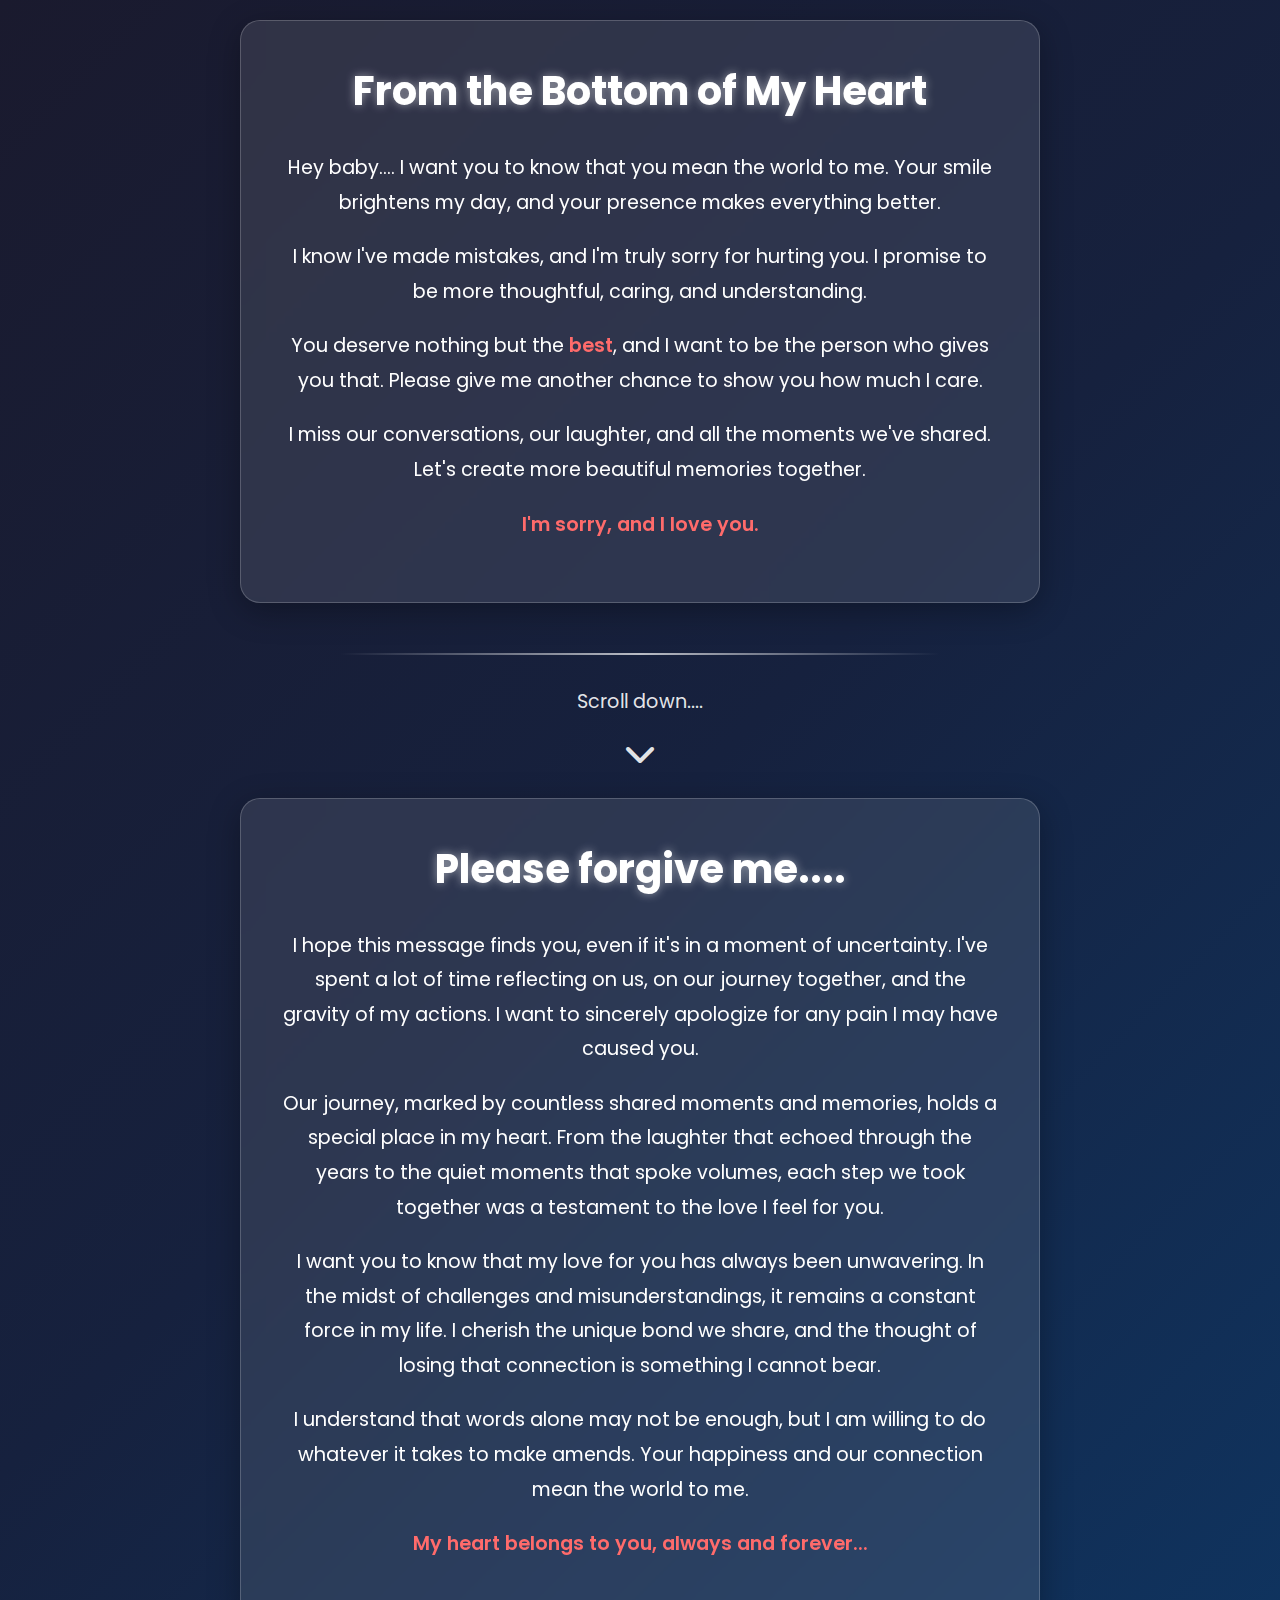
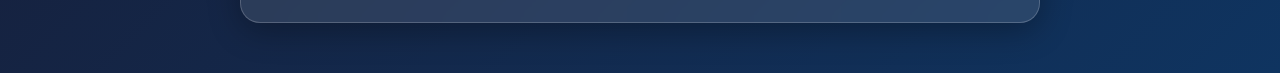
<file: message.html>
<!DOCTYPE html>
<html lang="en">
<head>
  <meta charset="UTF-8">
  <meta name="viewport" content="width=device-width, initial-scale=1.0">
  <title>A Special Message</title>
  <link href="https://fonts.googleapis.com/css2?family=Poppins:wght@400;600&display=swap" rel="stylesheet">
  <link rel="stylesheet" href="https://cdnjs.cloudflare.com/ajax/libs/font-awesome/6.4.0/css/all.min.css">
  <script src="js/github-pages-setup.js"></script>
  <style>
    * {
      margin: 0;
      padding: 0;
      box-sizing: border-box;
    }
    
    body {
      font-family: 'Poppins', sans-serif;
      min-height: 100vh;
      display: flex;
      flex-direction: column;
      justify-content: center;
      align-items: center;
      background: linear-gradient(135deg, #1a1a2e, #16213e, #0f3460);
      color: white;
      padding: 20px;
      text-align: center;
      overflow-y: auto; /* Enable scrolling */
    }
    
    .message-card {
      background: rgba(255, 255, 255, 0.1);
      backdrop-filter: blur(10px);
      border-radius: 20px;
      padding: 40px;
      max-width: 800px;
      width: 90%;
      box-shadow: 0 8px 32px rgba(0, 0, 0, 0.3);
      border: 1px solid rgba(255, 255, 255, 0.2);
      margin-bottom: 30px;
    }
    
    /* Separator between message and form */
    .separator {
      width: 80%;
      max-width: 600px;
      height: 2px;
      background: linear-gradient(to right, transparent, rgba(255, 255, 255, 0.7), transparent);
      margin: 20px 0 30px 0;
    }
    
    /* Make the form more prominent */
    .contact-form {
      background: rgba(255, 255, 255, 0.15);
      backdrop-filter: blur(10px);
      border-radius: 20px;
      padding: 40px;
      max-width: 800px;
      width: 90%;
      box-shadow: 0 8px 32px rgba(0, 0, 0, 0.4);
      border: 1px solid rgba(255, 255, 255, 0.3);
      margin-bottom: 30px;
      animation: glow 2s infinite alternate;
    }
    
    @keyframes glow {
      from {
        box-shadow: 0 8px 32px rgba(0, 0, 0, 0.4);
      }
      to {
        box-shadow: 0 8px 32px rgba(255, 105, 180, 0.4);
      }
    }
    
    h1 {
      font-size: 2.5rem;
      margin-bottom: 30px;
      text-shadow: 0 0 10px rgba(255, 255, 255, 0.5);
    }
    
    p {
      font-size: 1.2rem;
      line-height: 1.8;
      margin-bottom: 20px;
    }
    
    .highlight {
      color: #ff6b6b;
      font-weight: 600;
    }
    
    .back-button {
      padding: 12px 30px;
      background: rgba(255, 255, 255, 0.1);
      backdrop-filter: blur(10px);
      border: 1px solid rgba(255, 255, 255, 0.2);
      border-radius: 30px;
      color: white;
      font-size: 1.1rem;
      text-decoration: none;
      box-shadow: 0 8px 32px rgba(0, 0, 0, 0.3);
      transition: all 0.3s ease;
      margin-top: 20px;
    }
    
    .back-button:hover {
      background: rgba(255, 255, 255, 0.2);
      transform: scale(1.05);
    }
    
    .heart {
      position: fixed;
      font-size: 20px;
      color: #ff6b6b;
      animation: float 4s ease-in-out infinite;
      z-index: -1;
    }
    
    @keyframes float {
      0%, 100% {
        transform: translateY(0);
      }
      50% {
        transform: translateY(-20px);
      }
    }
    
    .form-group {
      margin-bottom: 20px;
    }
    
    label {
      display: block;
      margin-bottom: 8px;
      font-size: 1rem;
    }
    
    input, textarea {
      width: 100%;
      padding: 12px;
      background: rgba(255, 255, 255, 0.1);
      border: 1px solid rgba(255, 255, 255, 0.2);
      border-radius: 8px;
      color: white;
      font-family: 'Poppins', sans-serif;
      font-size: 1rem;
    }
    
    textarea {
      min-height: 150px;
      resize: vertical;
    }
    
    button {
      padding: 12px 30px;
      background: rgba(255, 255, 255, 0.1);
      backdrop-filter: blur(10px);
      border: 1px solid rgba(255, 255, 255, 0.2);
      border-radius: 30px;
      color: white;
      font-size: 1.1rem;
      cursor: pointer;
      box-shadow: 0 8px 32px rgba(0, 0, 0, 0.3);
      transition: all 0.3s ease;
      margin-top: 10px;
    }
    
    button:hover {
      background: rgba(255, 255, 255, 0.2);
      transform: scale(1.05);
    }
    
    .form-message {
      margin-top: 20px;
      padding: 10px;
      border-radius: 8px;
      text-align: center;
      display: none;
    }
    
    .success {
      background: rgba(39, 174, 96, 0.2);
      border: 1px solid rgba(39, 174, 96, 0.5);
    }
    
    .error {
      background: rgba(231, 76, 60, 0.2);
      border: 1px solid rgba(231, 76, 60, 0.5);
    }
    
    @media (max-width: 768px) {
      h1 {
        font-size: 2rem;
      }
      
      p {
        font-size: 1rem;
      }
      
      .message-card, .contact-form {
        padding: 30px;
      }
    }
    
    /* Scroll indicator styles */
    .scroll-indicator {
      margin-bottom: 20px;
      animation: bounce 2s infinite;
    }
    
    .scroll-indicator p {
      margin-bottom: 10px;
      font-size: 1.2rem;
      color: rgba(255, 255, 255, 0.9);
    }
    
    .arrow-down {
      font-size: 2rem;
      color: rgba(255, 255, 255, 0.9);
    }
    
    @keyframes bounce {
      0%, 20%, 50%, 80%, 100% {
        transform: translateY(0);
      }
      40% {
        transform: translateY(-20px);
      }
      60% {
        transform: translateY(-10px);
      }
    }
  </style>
</head>
<body>
  <div class="message-card">
    <h1>From the Bottom of My Heart</h1>
    <p>Hey baby.... I want you to know that you mean the world to me. Your smile brightens my day, and your presence makes everything better.</p>
    <p>I know I've made mistakes, and I'm truly sorry for hurting you. I promise to be more thoughtful, caring, and understanding.</p>
    <p>You deserve nothing but the <span class="highlight">best</span>, and I want to be the person who gives you that. Please give me another chance to show you how much I care.</p>
    <p>I miss our conversations, our laughter, and all the moments we've shared. Let's create more beautiful memories together.</p>
    <p class="highlight">I'm sorry, and I love you.</p>
  </div>
  
  <div class="separator"></div>
  
  <!-- Scroll down button -->
  <div class="scroll-indicator">
    <p>Scroll down....</p>
    <div class="arrow-down">
      <i class="fas fa-chevron-down"></i>
    </div>
  </div>
  
  <div class="message-card">
    <h1>Please forgive me....</h1>
    <p>I hope this message finds you, even if it's in a moment of uncertainty. I've spent a lot of time reflecting on us, on our journey together, and the gravity of my actions. I want to sincerely apologize for any pain I may have caused you.</p>
    <p>Our journey, marked by countless shared moments and memories, holds a special place in my heart. From the laughter that echoed through the years to the quiet moments that spoke volumes, each step we took together was a testament to the love I feel for you.</p>
    <p>I want you to know that my love for you has always been unwavering. In the midst of challenges and misunderstandings, it remains a constant force in my life. I cherish the unique bond we share, and the thought of losing that connection is something I cannot bear.</p>
    <p>I understand that words alone may not be enough, but I am willing to do whatever it takes to make amends. Your happiness and our connection mean the world to me.</p>
    <p class="highlight">My heart belongs to you, always and forever...</p>
  </div>
</body>
</html>
</file>
